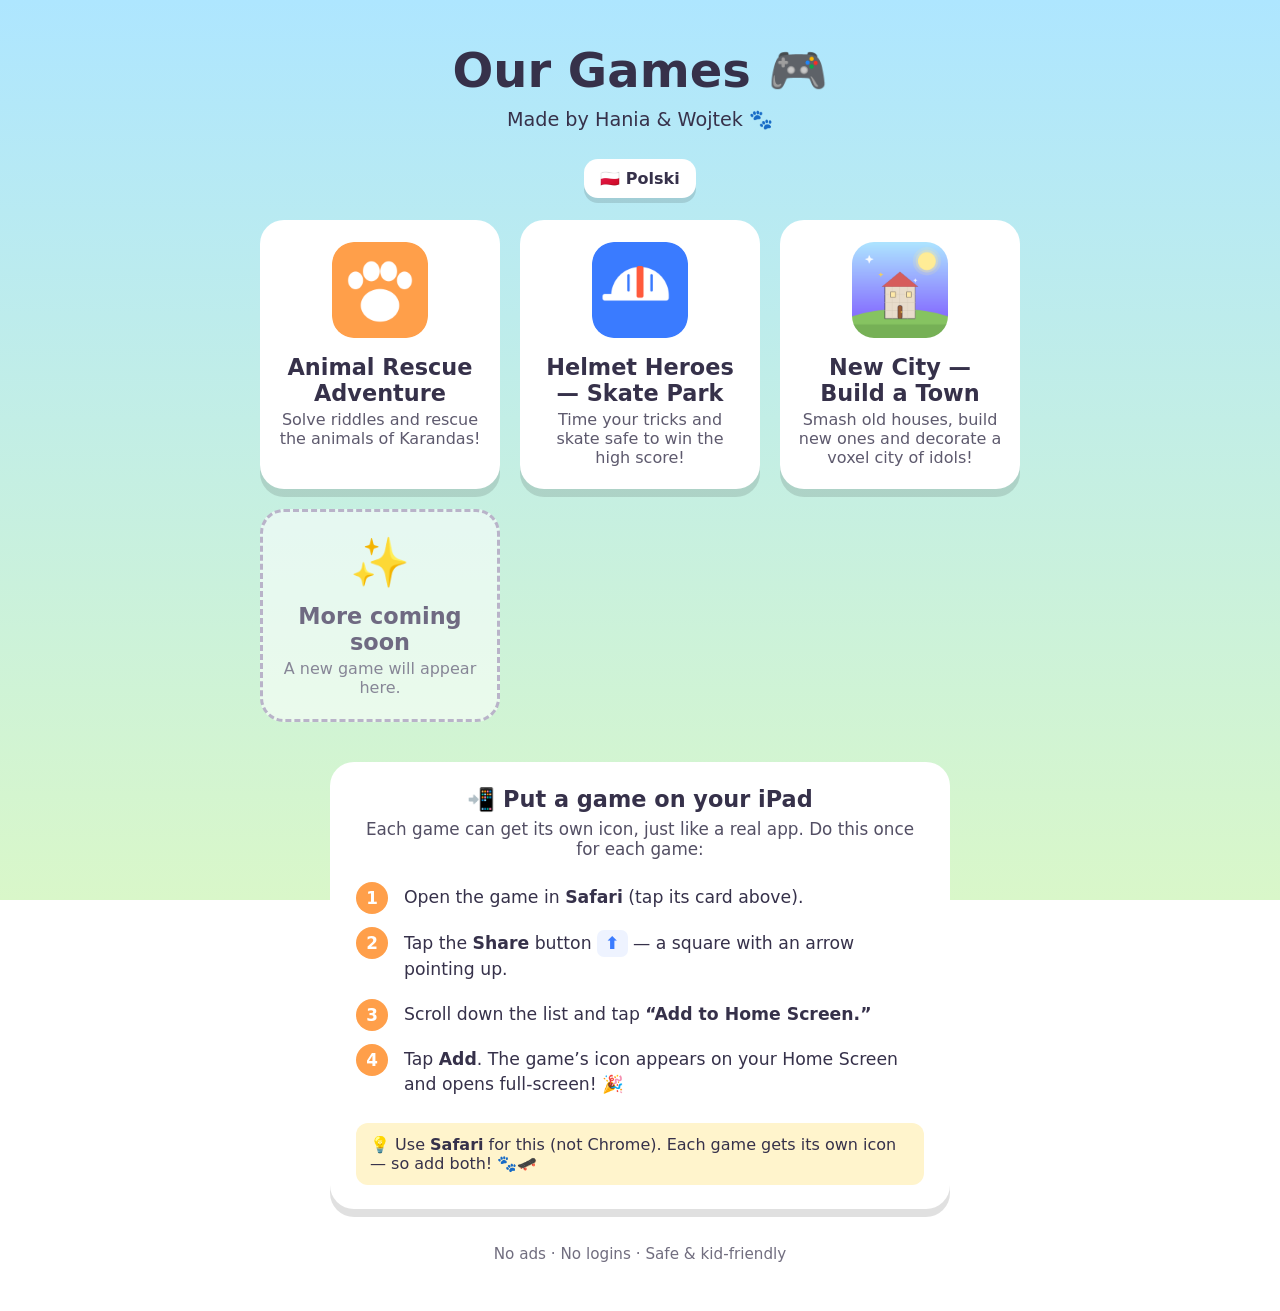
<file: index.html>
<!DOCTYPE html>
<html lang="en">
<head>
  <meta charset="UTF-8" />
  <meta name="viewport" content="width=device-width, initial-scale=1.0" />
  <meta name="theme-color" content="#ff9f4a" />
  <title>Our Games 🎮</title>
  <style>
    :root { --ink: #36314a; --orange: #ff9f4a; }
    * { box-sizing: border-box; -webkit-tap-highlight-color: transparent; }
    body {
      margin: 0; min-height: 100vh; padding: 32px 16px 48px;
      font-family: "Baloo 2", "Comic Sans MS", "Trebuchet MS", system-ui, sans-serif;
      color: var(--ink);
      background: linear-gradient(180deg, #aee6ff 0%, #d9f7c9 100%);
      background-attachment: fixed; text-align: center;
    }
    h1 { font-size: clamp(2rem, 8vw, 3rem); margin: 0.2em 0; }
    p.sub { font-size: 1.2rem; margin: 0 0 28px; }
    .lang-toggle {
      display: inline-flex; align-items: center; justify-content: center;
      margin: 0 auto 22px; padding: 10px 16px;
      font: inherit; font-size: 1rem; font-weight: 800; color: var(--ink);
      background: #fff; border: none; border-radius: 14px;
      box-shadow: 0 5px 0 rgba(0,0,0,0.12); cursor: pointer;
    }
    .grid {
      display: grid; grid-template-columns: repeat(auto-fit, minmax(220px, 1fr));
      gap: 20px; max-width: 760px; margin: 0 auto;
    }
    .game-card {
      display: block; text-decoration: none; color: inherit;
      background: #fff; border-radius: 24px; padding: 22px 18px;
      box-shadow: 0 8px 0 rgba(0,0,0,0.12); transition: transform 0.12s ease;
    }
    .game-card:active { transform: translateY(4px); box-shadow: 0 4px 0 rgba(0,0,0,0.12); }
    .game-card img { width: 96px; height: 96px; border-radius: 22px; }
    .game-card h2 { margin: 12px 0 4px; font-size: 1.4rem; }
    .game-card p { margin: 0; font-size: 1rem; opacity: 0.8; }
    .soon {
      background: rgba(255,255,255,0.55); border: 3px dashed #b9b3c9;
      box-shadow: none; color: #6f6a82; display: flex; flex-direction: column;
      align-items: center; justify-content: center; min-height: 180px;
    }
    .soon .big { font-size: 3rem; }
    .howto {
      max-width: 620px; margin: 40px auto 0; background: #fff;
      border-radius: 24px; box-shadow: 0 8px 0 rgba(0,0,0,0.12);
      padding: 24px 26px; text-align: left;
    }
    .howto h2 { font-size: 1.4rem; margin: 0 0 6px; text-align: center; }
    .howto .lead { text-align: center; margin: 0 0 16px; opacity: 0.85; font-size: 1.05rem; }
    .howto ol { margin: 0; padding: 0; list-style: none; counter-reset: step; }
    .howto li {
      position: relative; padding: 10px 0 10px 48px; font-size: 1.08rem; line-height: 1.45;
      counter-increment: step;
    }
    .howto li::before {
      content: counter(step); position: absolute; left: 0; top: 7px;
      width: 32px; height: 32px; border-radius: 50%; background: var(--orange); color: #fff;
      font-weight: 800; display: flex; align-items: center; justify-content: center; font-size: 1.05rem;
    }
    .share-ico {
      display: inline-block; font-weight: 800; background: #eef3ff; color: #3a7bff;
      border-radius: 7px; padding: 1px 8px;
    }
    .howto .tip {
      margin: 16px 0 0; background: #fff4cc; border-radius: 12px; padding: 12px 14px;
      font-size: 1rem;
    }
    footer { margin-top: 36px; font-size: 0.95rem; opacity: 0.7; }
  </style>
</head>
<body>
  <h1>Our Games 🎮</h1>
  <p class="sub">Made by Hania &amp; Wojtek 🐾</p>
  <button id="lang-toggle" class="lang-toggle" type="button">🇵🇱 Polski</button>

  <div class="grid">
    <a class="game-card" href="animal-rescue/">
      <img src="animal-rescue/icon-512.png" alt="Animal Rescue paw icon" />
      <h2>Animal Rescue Adventure</h2>
      <p>Solve riddles and rescue the animals of Karandas!</p>
    </a>

    <a class="game-card" href="helmet-heroes/">
      <img src="helmet-heroes/icon-512.png" alt="Helmet Heroes helmet icon" />
      <h2>Helmet Heroes — Skate Park</h2>
      <p>Time your tricks and skate safe to win the high score!</p>
    </a>

    <a class="game-card" href="new-city/">
      <img src="new-city/icon-512.png" alt="New City voxel house icon" />
      <h2>New City — Build a Town</h2>
      <p>Smash old houses, build new ones and decorate a voxel city of idols!</p>
    </a>

    <div class="game-card soon">
      <span class="big">✨</span>
      <h2>More coming soon</h2>
      <p>A new game will appear here.</p>
    </div>
  </div>

  <section class="howto">
    <h2>📲 Put a game on your iPad</h2>
    <p class="lead">Each game can get its own icon, just like a real app. Do this once for each game:</p>
    <ol>
      <li>Open the game in <strong>Safari</strong> (tap its card above).</li>
      <li>Tap the <strong>Share</strong> button <span class="share-ico">⬆️</span> — a square with an arrow pointing up.</li>
      <li>Scroll down the list and tap <strong>“Add to Home Screen.”</strong></li>
      <li>Tap <strong>Add</strong>. The game’s icon appears on your Home Screen and opens full-screen! 🎉</li>
    </ol>
    <p class="tip">💡 Use <strong>Safari</strong> for this (not Chrome). Each game gets its own icon — so add both! 🐾🛹</p>
  </section>

  <footer>No ads · No logins · Safe &amp; kid-friendly</footer>
  <script>
    (function () {
      const KEY = "kidsGamesLanguage";
      const copy = {
        en: {
          toggle: "🇵🇱 Polski",
          title: "Our Games 🎮",
          sub: "Made by Hania & Wojtek 🐾",
          animalTitle: "Animal Rescue Adventure",
          animalSub: "Solve riddles and rescue the animals of Karandas!",
          helmetTitle: "Helmet Heroes — Skate Park",
          helmetSub: "Time your tricks and skate safe to win the high score!",
          cityTitle: "New City — Build a Town",
          citySub: "Smash old houses, build new ones and decorate a voxel city of idols!",
          soonTitle: "More coming soon",
          soonSub: "A new game will appear here.",
          howTitle: "📲 Put a game on your iPad",
          lead: "Each game can get its own icon, just like a real app. Do this once for each game:",
          steps: [
            "Open the game in <strong>Safari</strong> (tap its card above).",
            "Tap the <strong>Share</strong> button <span class=\"share-ico\">⬆️</span> — a square with an arrow pointing up.",
            "Scroll down the list and tap <strong>“Add to Home Screen.”</strong>",
            "Tap <strong>Add</strong>. The game’s icon appears on your Home Screen and opens full-screen! 🎉",
          ],
          tip: "💡 Use <strong>Safari</strong> for this (not Chrome). Each game gets its own icon — so add both! 🐾🛹",
          footer: "No ads · No logins · Safe & kid-friendly",
        },
        pl: {
          toggle: "🇬🇧 English",
          title: "Nasze Gry 🎮",
          sub: "Stworzone przez Hanię i Wojtka 🐾",
          animalTitle: "Przygoda Ratowania Zwierząt",
          animalSub: "Rozwiązuj zagadki i ratuj zwierzęta z Karandas!",
          helmetTitle: "Helmet Heroes — Skate Park",
          helmetSub: "Wyliczaj tricki, jeździj bezpiecznie i pobij rekord!",
          cityTitle: "Nowe Miasto — Zbuduj Miasteczko",
          citySub: "Burz stare domy, buduj nowe i dekoruj voxelowe miasto idoli!",
          soonTitle: "Więcej wkrótce",
          soonSub: "Nowa gra pojawi się tutaj.",
          howTitle: "📲 Dodaj grę na iPada",
          lead: "Każda gra może mieć własną ikonę jak prawdziwa aplikacja. Zrób to raz dla każdej gry:",
          steps: [
            "Otwórz grę w <strong>Safari</strong> (stuknij kartę powyżej).",
            "Stuknij przycisk <strong>Udostępnij</strong> <span class=\"share-ico\">⬆️</span> — kwadrat ze strzałką w górę.",
            "Przewiń listę i stuknij <strong>„Dodaj do ekranu początkowego”.</strong>",
            "Stuknij <strong>Dodaj</strong>. Ikona gry pojawi się na ekranie i otworzy się pełnoekranowo! 🎉",
          ],
          tip: "💡 Użyj <strong>Safari</strong> (nie Chrome). Każda gra dostaje własną ikonę. 🐾🛹",
          footer: "Bez reklam · Bez logowania · Bezpieczne dla dzieci",
        },
      };
      let lang = localStorage.getItem(KEY) === "pl" ? "pl" : "en";
      const set = (selector, value, html) => {
        const el = document.querySelector(selector);
        if (!el) return;
        if (html) el.innerHTML = value; else el.textContent = value;
      };
      function apply() {
        const c = copy[lang];
        document.documentElement.lang = lang;
        set("#lang-toggle", c.toggle);
        set("h1", c.title);
        set(".sub", c.sub);
        const cards = document.querySelectorAll(".game-card");
        setCard(cards[0], c.animalTitle, c.animalSub);
        setCard(cards[1], c.helmetTitle, c.helmetSub);
        setCard(cards[2], c.cityTitle, c.citySub);
        setCard(cards[3], c.soonTitle, c.soonSub);
        set(".howto h2", c.howTitle);
        set(".howto .lead", c.lead);
        document.querySelectorAll(".howto li").forEach((li, i) => { li.innerHTML = c.steps[i]; });
        set(".howto .tip", c.tip, true);
        set("footer", c.footer);
      }
      function setCard(card, title, sub) {
        if (!card) return;
        const h = card.querySelector("h2");
        const p = card.querySelector("p");
        if (h) h.textContent = title;
        if (p) p.textContent = sub;
      }
      document.getElementById("lang-toggle").addEventListener("click", () => {
        lang = lang === "pl" ? "en" : "pl";
        localStorage.setItem(KEY, lang);
        apply();
      });
      apply();
    })();
  </script>
</body>
</html>
</file>
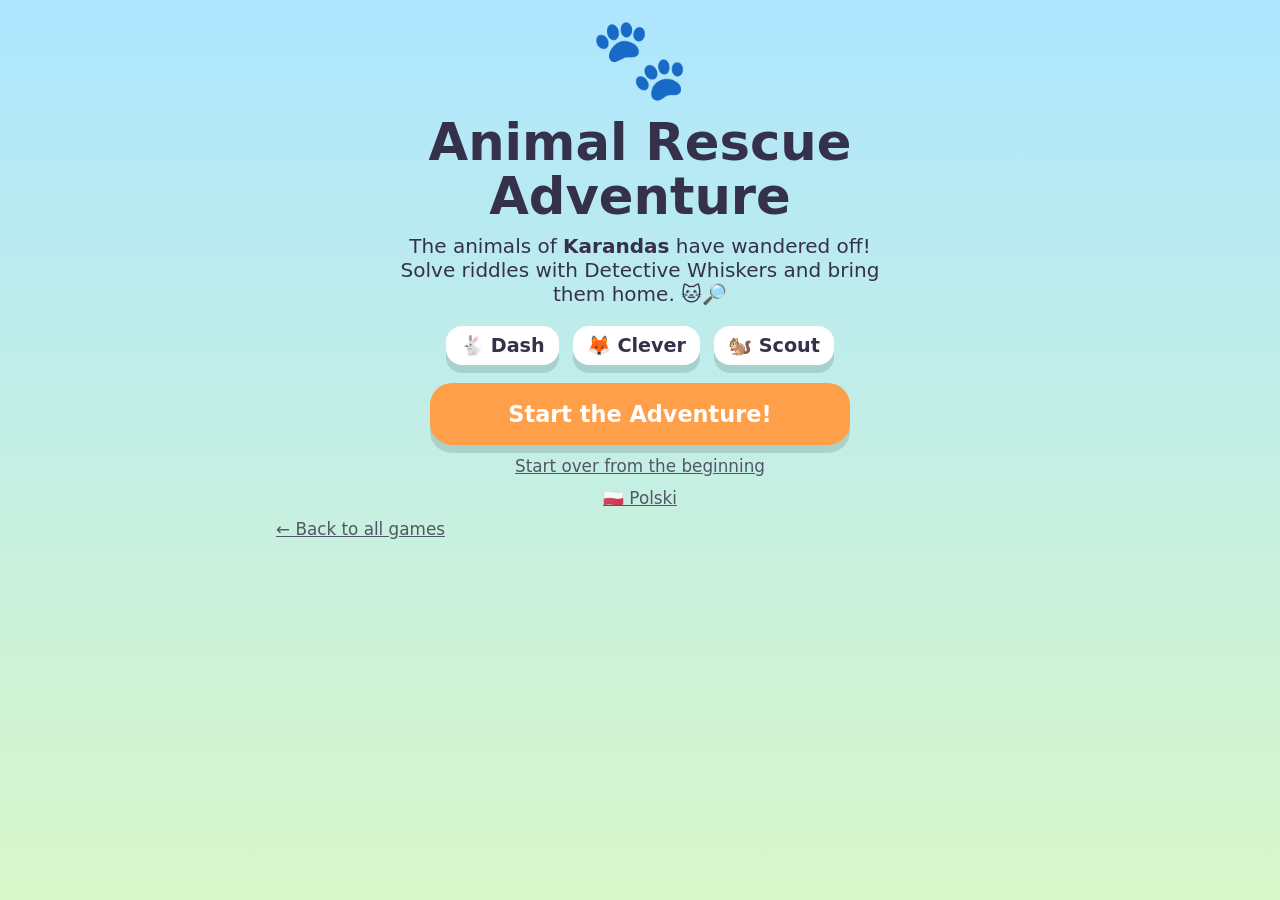
<file: animal-rescue/index.html>
<!DOCTYPE html>
<html lang="en">
<head>
  <meta charset="UTF-8" />
  <meta name="viewport" content="width=device-width, initial-scale=1.0, maximum-scale=1.0, user-scalable=no" />
  <meta name="apple-mobile-web-app-capable" content="yes" />
  <meta name="apple-mobile-web-app-status-bar-style" content="black-translucent" />
  <meta name="apple-mobile-web-app-title" content="Animal Rescue" />
  <meta name="theme-color" content="#ff9f4a" />
  <meta name="description" content="Solve riddles with Detective Whiskers and rescue the animals of Karandas!" />
  <title>Animal Rescue Adventure 🐾</title>
  <link rel="manifest" href="manifest.webmanifest" />
  <link rel="icon" href="icon-192.png" />
  <link rel="apple-touch-icon" href="apple-touch-icon.png" />
  <link rel="stylesheet" href="style.css" />
</head>
<body>

  <!-- ===================== TOP BAR ===================== -->
  <header id="topbar" class="hidden">
    <button class="navbtn" data-go="map">🗺️ Map</button>
    <button class="navbtn" data-go="avatar">🧑‍🎨 Avatar</button>
    <button class="navbtn" data-go="badges">🏅 Badges</button>
    <button id="lang-toggle" class="navbtn lang-toggle" type="button">🇵🇱 Polski</button>
    <div id="rescue-count">0 / 5 rescued</div>
    <a class="navbtn exit-btn" href="../" title="Back to all games">🏠 Exit</a>
  </header>

  <main id="app">

    <!-- ===================== TITLE SCREEN ===================== -->
    <section id="screen-title" class="screen active">
      <div class="title-art">🐾</div>
      <h1>Animal Rescue<br />Adventure</h1>
      <p class="subtitle">The animals of <strong>Karandas</strong> have wandered off!<br />Solve riddles with Detective Whiskers and bring them home. 🐱🔎</p>
      <div class="team-row" aria-hidden="true">
        <span title="Dash is super fast">🐇 Dash</span>
        <span title="Clever is great at riddles">🦊 Clever</span>
        <span title="Scout loves to climb">🐿️ Scout</span>
      </div>
      <button id="btn-start" class="bigbtn">Start the Adventure!</button>
      <button id="btn-reset" class="linkbtn">Start over from the beginning</button>
      <button id="lang-toggle-title" class="linkbtn" type="button">🇵🇱 Polski</button>
      <a class="linkbtn" href="../">← Back to all games</a>
    </section>

    <!-- ===================== AVATAR CREATOR ===================== -->
    <section id="screen-avatar" class="screen">
      <h2>Make Your Hero!</h2>
      <div class="avatar-stage">
        <div id="avatar-preview"></div>
      </div>

      <div class="picker">
        <div class="picker-row">
          <span class="picker-label">Hero</span>
          <div class="chips" data-part="gender"></div>
        </div>
        <div class="picker-row">
          <span class="picker-label">Skin</span>
          <div class="swatches" data-part="skin"></div>
        </div>
        <div class="picker-row">
          <span class="picker-label">Hair style</span>
          <div class="chips" data-part="hairStyle"></div>
        </div>
        <div class="picker-row">
          <span class="picker-label">Hair color</span>
          <div class="swatches" data-part="hairColor"></div>
        </div>
        <div class="picker-row">
          <span class="picker-label">Shirt</span>
          <div class="swatches" data-part="shirt"></div>
        </div>
        <div class="picker-row">
          <span class="picker-label">Face</span>
          <div class="chips" data-part="face"></div>
        </div>
      </div>

      <button id="btn-avatar-done" class="bigbtn">That's me! Let's go 🐾</button>
    </section>

    <!-- ===================== GAME / RIDDLE SCREEN ===================== -->
    <section id="screen-game" class="screen">
      <div class="city-scene">
        <div id="city-art" class="city-art"></div>
        <span class="cloud cloud-a"></span>
        <span class="cloud cloud-b"></span>
        <span class="cloud cloud-c"></span>
        <span class="bird bird-a">︶ ︶</span>
        <span class="bird bird-b">︶ ︶</span>
        <div id="game-avatar" class="cs-avatar"></div>
        <div class="cs-detective">
          <div id="detective-art" class="detective-art"></div>
          <div class="detective-name">Detective Whiskers</div>
        </div>
      </div>
      <div class="location-strip">
        <span class="loc-pin">🔎</span>
        <span id="loc-now">On the case in Karandas…</span>
      </div>

      <div class="riddle-card">
        <p id="riddle-progress" class="riddle-progress"></p>
        <p id="riddle-text">…</p>
        <p class="answer-prompt">Tap your answer:</p>
        <div id="answer-options" class="answer-options"></div>
        <p id="answer-feedback" class="feedback"></p>
        <button id="btn-hint" class="linkbtn">Need a hint? 🔎</button>
        <p id="hint-text" class="hint"></p>
      </div>
    </section>

    <!-- ===================== MAP SCREEN ===================== -->
    <section id="screen-map" class="screen">
      <h2>Map of Karandas</h2>
      <p class="map-help">Solve riddles to light up new places. ✨</p>
      <div id="city-map" class="city-map"></div>
      <button class="bigbtn back-btn" data-go="game">Back to Detective Whiskers 🔎</button>
    </section>

    <!-- ===================== BADGES SCREEN ===================== -->
    <section id="screen-badges" class="screen">
      <h2>My Rescue Badges</h2>
      <p class="map-help">A sticker for every animal you bring home. 🏅</p>
      <div id="badge-grid"></div>
      <button class="bigbtn back-btn" data-go="game">Back to the adventure 🐾</button>
    </section>

    <!-- ===================== ENDING SCREEN ===================== -->
    <section id="screen-ending" class="screen">
      <div class="confetti-layer" id="confetti"></div>
      <h1>You did it! 🎉</h1>
      <p class="subtitle">Every animal in Karandas is home and safe. Now everyone plays together in the sunshine!</p>
      <div id="ending-parade"></div>
      <div class="team-row">
        <span>🐇 Dash</span><span>🦊 Clever</span><span>🐿️ Scout</span><span>🐱 Whiskers</span>
      </div>
      <button class="bigbtn" data-go="badges">See my badges 🏅</button>
      <button id="btn-play-again" class="linkbtn">Play again</button>
    </section>

  </main>

  <!-- ===================== CELEBRATION POPUP ===================== -->
  <div id="celebrate" class="celebrate hidden">
    <div class="celebrate-box">
      <div id="celebrate-emoji" class="celebrate-emoji">🐼</div>
      <h2 id="celebrate-title">Correct!</h2>
      <p id="celebrate-text">You rescued the panda!</p>
      <div id="celebrate-badge" class="badge-pop"></div>
      <button id="btn-celebrate-next" class="bigbtn">Next clue →</button>
    </div>
  </div>

  <script src="riddles.js"></script>
  <script src="game.js"></script>
</body>
</html>
</file>
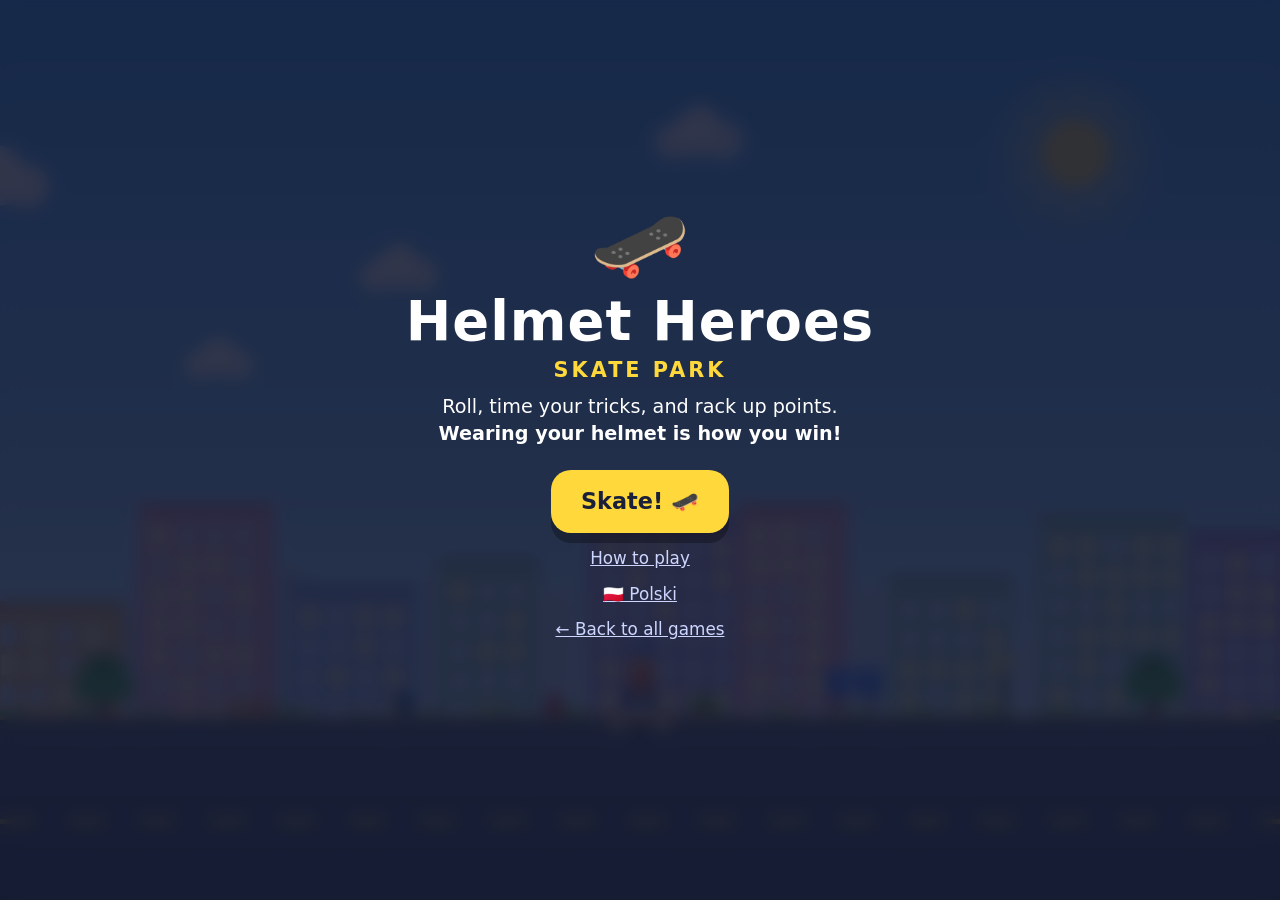
<file: helmet-heroes/index.html>
<!DOCTYPE html>
<html lang="en">
<head>
  <meta charset="UTF-8" />
  <meta name="viewport" content="width=device-width, initial-scale=1.0, maximum-scale=1.0, user-scalable=no" />
  <meta name="apple-mobile-web-app-capable" content="yes" />
  <meta name="apple-mobile-web-app-status-bar-style" content="black-translucent" />
  <meta name="apple-mobile-web-app-title" content="Helmet Heroes" />
  <meta name="theme-color" content="#3a7bff" />
  <meta name="description" content="Auto-skate trick game where safe skating is how you win. Helmet on, time your tricks, beat your high score!" />
  <title>Helmet Heroes — Skate Park 🛹</title>
  <link rel="manifest" href="manifest.webmanifest" />
  <link rel="icon" href="icon-192.png" />
  <link rel="apple-touch-icon" href="apple-touch-icon.png" />
  <link rel="stylesheet" href="style.css" />
</head>
<body>
  <div id="game-wrap">
    <canvas id="game"></canvas>

    <!-- Floating play controls (over the canvas) -->
    <div id="control-hint" class="hidden">👆 Tap when the ring lines up to do a trick &nbsp;•&nbsp; 🪖 Keep your helmet ON</div>

    <div id="play-controls" class="hidden">
      <a class="ctrl-btn small exit-ctrl" href="../" title="Exit to games">🏠</a>
      <button id="helmet-toggle" class="ctrl-btn">🪖 Helmet: ON</button>
      <button id="lang-toggle" class="ctrl-btn small lang-toggle" type="button">PL</button>
      <button id="pause-btn" class="ctrl-btn small">⏸</button>
    </div>

    <!-- ===================== TITLE ===================== -->
    <section id="screen-title" class="overlay active">
      <div class="logo">🛹</div>
      <h1>Helmet Heroes</h1>
      <p class="tag">Skate Park</p>
      <p class="sub">Roll, time your tricks, and rack up points.<br /><strong>Wearing your helmet is how you win!</strong></p>
      <button id="btn-play" class="bigbtn">Skate! 🛹</button>
      <button id="btn-how" class="linkbtn">How to play</button>
      <button id="lang-toggle-title" class="linkbtn" type="button">🇵🇱 Polski</button>
      <a class="linkbtn" href="../">← Back to all games</a>
      <p id="hi-title" class="hiscore"></p>
    </section>

    <!-- ===================== HOW TO PLAY ===================== -->
    <section id="screen-how" class="overlay">
      <h2>How to Play</h2>
      <ul class="how-list">
        <li>🛹 You skate forward by yourself.</li>
        <li>👆 <strong>Tap</strong> (or press <strong>Space</strong>) when the shrinking ring lines up with the glowing target to land a trick.</li>
        <li>🪖 <strong>Helmet ON</strong>: clean tricks give points <em>and</em> stamina. A missed trick is just a small wobble.</li>
        <li>😬 <strong>Helmet OFF</strong>: a missed trick is a big wipeout — and a police skater starts chasing you!</li>
        <li>🔋 Keep the <strong>stamina bar</strong> out of the red. Combos build a multiplier and a "second wind."</li>
        <li>⚡ <strong>Helmet flew off!</strong> Sometimes your helmet pops off — quickly tap the <strong>🪖 button</strong> (or press <strong>H</strong>) to put it back on. The <strong>faster</strong> you are, the more energy you get back!</li>
      </ul>
      <button class="bigbtn" data-go="title">Got it!</button>
    </section>

    <!-- ===================== GEAR UP ===================== -->
    <section id="screen-gear" class="overlay">
      <h2>Make Your Skater!</h2>
      <div class="gear-preview"><canvas id="gear-canvas" width="220" height="200"></canvas></div>
      <div class="gear-pick">
        <div class="gear-label">Hero</div>
        <div class="av-row" data-part="gender"></div>
      </div>
      <div class="gear-pick">
        <div class="gear-label">Ride</div>
        <div class="av-row" data-part="ride"></div>
      </div>
      <div class="gear-pick">
        <div class="gear-label">Skin</div>
        <div class="av-swatches" data-part="skin"></div>
      </div>
      <div class="gear-pick">
        <div class="gear-label">Hair</div>
        <div class="av-row" data-part="hairStyle"></div>
      </div>
      <div class="gear-pick">
        <div class="gear-label">Hair color</div>
        <div class="av-swatches" data-part="hairColor"></div>
      </div>
      <div class="gear-pick">
        <div class="gear-label">Shirt</div>
        <div class="av-swatches" data-part="shirt"></div>
      </div>
      <div class="gear-pick">
        <div class="gear-label">Face</div>
        <div class="av-row" data-part="face"></div>
      </div>
      <div class="gear-pick">
        <div class="gear-label">🪖 Helmet</div>
        <div id="helmet-row" class="gear-row"></div>
      </div>
      <div class="gear-pick">
        <div class="gear-label">🛹 Board</div>
        <div id="board-row" class="gear-row"></div>
      </div>
      <button id="btn-start-run" class="bigbtn">Start Skating! 🤙</button>
    </section>

    <!-- ===================== LEVEL UP / FACT CARD ===================== -->
    <section id="screen-level" class="overlay">
      <div class="level-badge" id="level-badge">Level 2</div>
      <h2 id="level-title">Steeper Ramps!</h2>
      <p class="fact" id="level-fact">…</p>
      <button id="btn-level-go" class="bigbtn">Keep Skating! 🛹</button>
    </section>

    <!-- ===================== GAME OVER ===================== -->
    <section id="screen-over" class="overlay">
      <div id="over-emoji" class="logo">🛋️</div>
      <h1 id="over-title">GROUNDED!</h1>
      <p id="over-text" class="sub">The police skater caught you. Keep your helmet on next time!</p>
      <div class="score-box">
        <div>Score: <strong id="final-score">0</strong></div>
        <div id="final-best" class="best"></div>
      </div>
      <p id="unlock-note" class="unlock"></p>
      <button id="btn-again" class="bigbtn">Skate Again 🛹</button>
      <button class="linkbtn" data-go="gear">Change gear</button>
      <a class="linkbtn" href="../">🏠 Exit to Games</a>
    </section>
  </div>

  <script src="tricks.js"></script>
  <script src="gear.js"></script>
  <script src="game.js"></script>
</body>
</html>
</file>
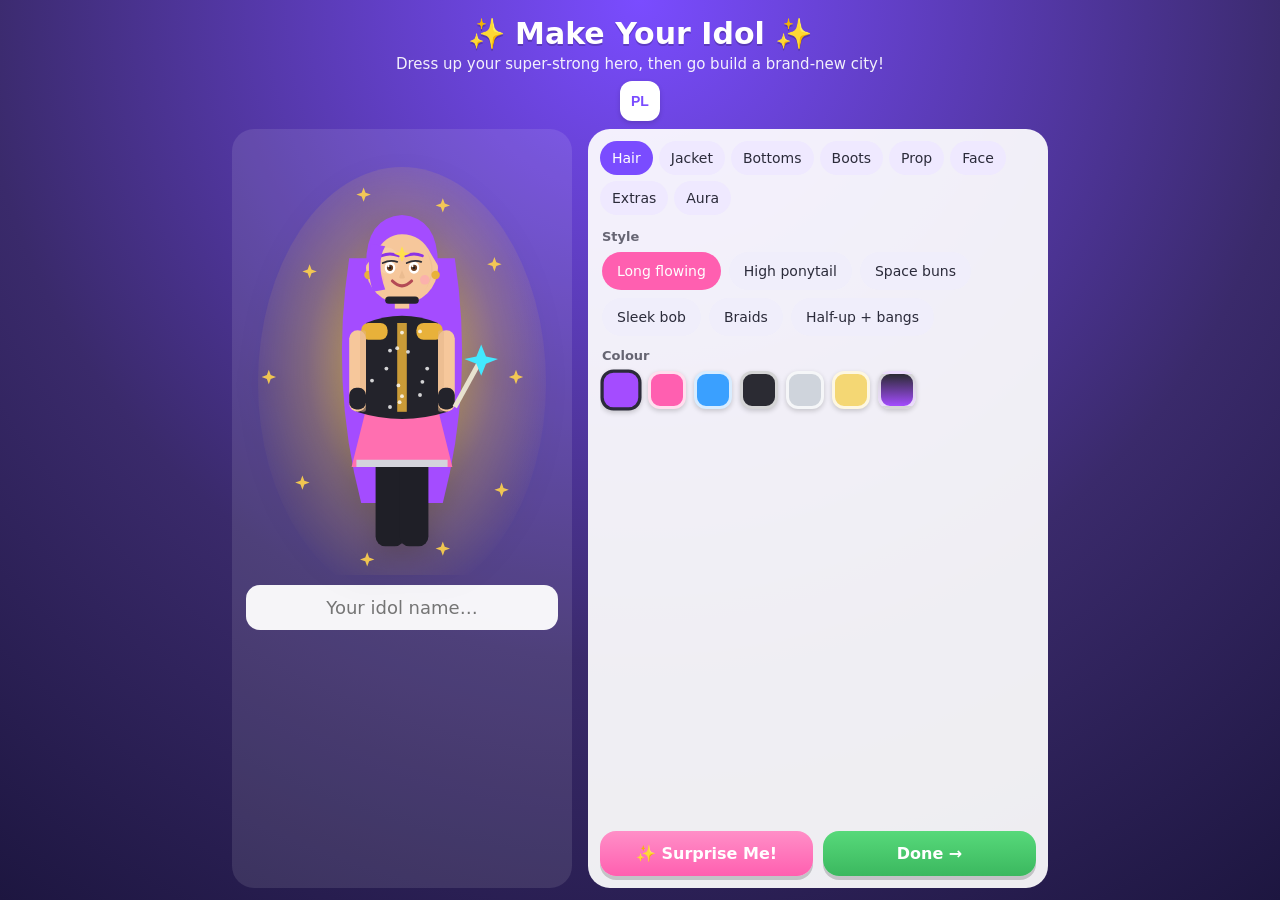
<file: new-city/index.html>
<!DOCTYPE html>
<html lang="en">
<head>
  <meta charset="UTF-8" />
  <meta name="viewport" content="width=device-width, initial-scale=1.0, maximum-scale=1.0, user-scalable=no" />
  <meta name="apple-mobile-web-app-capable" content="yes" />
  <meta name="apple-mobile-web-app-status-bar-style" content="black-translucent" />
  <meta name="apple-mobile-web-app-title" content="New City" />
  <meta name="theme-color" content="#7a4cff" />
  <meta name="description" content="Smash old houses, build new ones and decorate a voxel city of idols!" />
  <title>New City — Build a Voxel Town</title>
  <link rel="manifest" href="manifest.webmanifest" />
  <link rel="icon" href="icon-192.png" />
  <link rel="apple-touch-icon" href="apple-touch-icon.png" />
  <link rel="stylesheet" href="style.css?v=20260617e" />
</head>
<body>
  <!-- The 3D world is drawn here, behind everything else -->
  <canvas id="scene"></canvas>

  <!-- Avatar / wardrobe creator (shown first) -->
  <div id="creatorScreen" class="screen">
    <div class="creator-header">
      <h1>✨ Make Your Idol ✨</h1>
      <p>Dress up your super-strong hero, then go build a brand-new city!</p>
      <button id="lang-toggle-title" class="icon-btn lang-toggle" type="button" title="Change language">PL</button>
      <a class="linkbtn exit-link" href="../">⬅️ Exit to games</a>
      <div class="creator-version">v5 · 17 Jun · bricks shatter</div>
    </div>
  </div>

  <!-- In-game UI overlay (hidden until the avatar is done) -->
  <div id="gameUI" class="hidden">
    <div class="status-bar">
      <a class="icon-btn exit-btn" href="../" title="Exit to games">⬅️</a>
      <span id="dayIcon" class="day-icon">☀️</span>
      <span id="phaseLabel" class="phase-label">Smash the house!</span>
      <span class="houses">🏠 <span id="houseCount">0</span></span>
      <span class="spacer"></span>
      <button id="lang-toggle" class="icon-btn lang-toggle" type="button" title="Change language">PL</button>
      <button id="helpBtn" class="icon-btn" title="Help">❓</button>
      <button id="muteBtn" class="icon-btn" title="Sound on/off">🔊</button>
    </div>

    <div id="howto" class="howto-bar"></div>

    <div id="progressWrap" class="progress-wrap hidden">
      <div class="progress-label">Clean: 0%</div>
      <div class="progress-bar"><div id="progressFill" class="progress-fill"></div></div>
    </div>

    <div id="dialog" class="dialog hidden">
      <div class="dialog-bubble">
        <div class="dialog-text"></div>
        <div class="dialog-buttons"></div>
      </div>
    </div>

    <div id="celebrate" class="celebrate hidden">
      <div class="celebrate-title">🎉 Welcome home! 🎉</div>
      <div class="celebrate-sub"></div>
    </div>

    <div id="toolbar" class="toolbar"></div>
  </div>

  <div id="confetti" class="confetti"></div>

  <!-- Three.js r128 (UMD build) — bundled locally so the game works offline and inside the iOS app -->
  <script src="vendor/three.min.js"></script>
  <!-- game code (bump ?v= on each release to bust the browser cache) -->
  <script src="src/data.js?v=20260617e"></script>
  <script src="src/sound.js?v=20260617e"></script>
  <script src="src/avatar.js?v=20260617e"></script>
  <script src="src/world.js?v=20260617e"></script>
  <script src="src/game.js?v=20260617e"></script>
</body>
</html>
</file>
<file: animal-rescue/style.css>
/* ============================================================
   Animal Rescue Adventure — styles
   Bright, rounded, big tap targets for little hands on an iPad.
   ============================================================ */

:root {
  --sky: #8fd3ff;
  --grass: #8ddf6e;
  --sun: #ffd93b;
  --pink: #ff8fb1;
  --purple: #b58cff;
  --orange: #ff9f4a;
  --cream: #fff7e6;
  --ink: #36314a;
  --card: #ffffff;
  --shadow: 0 8px 0 rgba(0,0,0,0.12);
  --radius: 22px;
}

* { box-sizing: border-box; -webkit-tap-highlight-color: transparent; }

html, body {
  margin: 0;
  padding: 0;
  height: 100%;
  font-family: "Baloo 2", "Comic Sans MS", "Marker Felt", "Trebuchet MS", system-ui, sans-serif;
  color: var(--ink);
  background: linear-gradient(180deg, #aee6ff 0%, #d9f7c9 100%);
  background-attachment: fixed;
  user-select: none;
  -webkit-user-select: none;
}

#app {
  max-width: 760px;
  margin: 0 auto;
  padding: 12px 16px 32px;
}

h1 { font-size: clamp(2rem, 8vw, 3.2rem); line-height: 1.05; margin: 0.2em 0; text-align: center; }
h2 { font-size: clamp(1.5rem, 6vw, 2.2rem); text-align: center; margin: 0.3em 0 0.5em; }

.hidden { display: none !important; }

/* ---------- Screens ---------- */
.screen { display: none; animation: pop 0.35s ease; }
.screen.active { display: block; }
@keyframes pop { from { opacity: 0; transform: translateY(10px) scale(0.98); } to { opacity: 1; transform: none; } }

/* ---------- Buttons ---------- */
.bigbtn {
  display: block;
  width: 100%;
  max-width: 420px;
  margin: 18px auto 8px;
  padding: 18px 24px;
  font-size: 1.4rem;
  font-family: inherit;
  font-weight: 800;
  color: #fff;
  background: var(--orange);
  border: none;
  border-radius: var(--radius);
  box-shadow: var(--shadow);
  cursor: pointer;
  transition: transform 0.08s ease, filter 0.1s ease;
}
.bigbtn:active { transform: translateY(4px); box-shadow: 0 4px 0 rgba(0,0,0,0.12); }
.bigbtn:hover { filter: brightness(1.05); }
.bigbtn.small { width: auto; margin: 0; padding: 14px 20px; font-size: 1.2rem; }
.bigbtn.back-btn { background: var(--purple); }

.linkbtn {
  display: block;
  margin: 10px auto;
  background: none;
  border: none;
  color: var(--ink);
  font-family: inherit;
  font-size: 1.05rem;
  text-decoration: underline;
  cursor: pointer;
  opacity: 0.8;
}

/* ---------- Top bar ---------- */
#topbar {
  position: sticky;
  top: 0;
  z-index: 20;
  display: flex;
  gap: 8px;
  align-items: center;
  flex-wrap: wrap;
  max-width: 760px;
  margin: 0 auto;
  padding: 8px 12px;
  background: rgba(255,255,255,0.75);
  backdrop-filter: blur(6px);
  border-radius: 0 0 18px 18px;
}
.navbtn {
  font-family: inherit;
  font-size: 1rem;
  font-weight: 700;
  padding: 10px 14px;
  border: none;
  border-radius: 14px;
  background: var(--sun);
  color: var(--ink);
  box-shadow: 0 4px 0 rgba(0,0,0,0.12);
  cursor: pointer;
}
.navbtn:active { transform: translateY(2px); box-shadow: 0 2px 0 rgba(0,0,0,0.12); }
a.navbtn { text-decoration: none; display: inline-flex; align-items: center; }
.exit-btn { background: #ffc1b4; }
.lang-toggle { background: #eef3ff; color: #2e5ca8; }
#rescue-count {
  margin-left: auto;
  font-weight: 800;
  background: var(--grass);
  color: #1f5e1f;
  padding: 8px 14px;
  border-radius: 14px;
}

/* ---------- Title screen ---------- */
.title-art { font-size: 5rem; text-align: center; animation: bob 2.4s ease-in-out infinite; }
@keyframes bob { 0%,100% { transform: translateY(0); } 50% { transform: translateY(-12px); } }
.subtitle { text-align: center; font-size: 1.25rem; max-width: 520px; margin: 0.4em auto 1em; }
.team-row {
  display: flex; justify-content: center; flex-wrap: wrap; gap: 14px;
  font-size: 1.2rem; font-weight: 700; margin: 12px 0;
}
.team-row span { background: #fff; padding: 8px 14px; border-radius: 16px; box-shadow: var(--shadow); }

/* ---------- Avatar creator ---------- */
.avatar-stage {
  display: flex; justify-content: center; margin: 10px 0 18px;
}
#avatar-preview, #game-avatar, .ending-avatar {
  width: 180px; height: 220px;
}
#game-avatar { width: 120px; height: 150px; }
.picker { max-width: 520px; margin: 0 auto; }
.picker-row {
  display: flex; align-items: center; gap: 12px; margin: 12px 0;
  background: #fff; padding: 12px 14px; border-radius: 16px; box-shadow: var(--shadow);
}
.picker-label { font-weight: 800; width: 92px; flex: none; }
.swatches, .chips { display: flex; gap: 10px; flex-wrap: wrap; }
.swatch {
  width: 42px; height: 42px; border-radius: 50%;
  border: 4px solid #fff; box-shadow: 0 0 0 2px rgba(0,0,0,0.12);
  cursor: pointer; transition: transform 0.1s ease;
}
.swatch.selected { transform: scale(1.18); box-shadow: 0 0 0 4px var(--ink); }
.chip {
  font-family: inherit; font-size: 1.1rem; font-weight: 700;
  padding: 8px 16px; border-radius: 14px; border: none;
  background: #eee; cursor: pointer;
}
.chip.selected { background: var(--purple); color: #fff; }

/* ---------- Game / riddle screen: animated city scene ---------- */
.city-scene {
  position: relative; height: clamp(300px, 50vh, 560px); border-radius: var(--radius);
  overflow: hidden; box-shadow: var(--shadow); margin-bottom: 12px;
  background: #bfe6ff;
}
.city-art { position: absolute; inset: 0; }
.city-art svg { display: block; width: 100%; height: 100%; }

/* drifting clouds */
.cloud {
  position: absolute; width: 70px; height: 24px; background: #fff; border-radius: 20px;
  opacity: 0.92; box-shadow: 18px 6px 0 -4px #fff, -18px 6px 0 -6px #fff;
  filter: drop-shadow(0 4px 4px rgba(0,0,0,0.06));
}
.cloud-a { top: 18%; left: -90px; animation: drift 26s linear infinite; }
.cloud-b { top: 30%; left: -120px; transform: scale(0.7); animation: drift 36s linear infinite 6s; }
.cloud-c { top: 10%; left: -110px; transform: scale(0.85); animation: drift 44s linear infinite 14s; }
@keyframes drift { to { left: 115%; } }

/* flying birds */
.bird {
  position: absolute; color: #4a4a5a; font-size: 16px; letter-spacing: -3px; opacity: 0.7;
}
.bird-a { top: 22%; left: -40px; animation: fly 18s linear infinite, flap 0.5s ease-in-out infinite; }
.bird-b { top: 16%; left: -60px; font-size: 12px; animation: fly 24s linear infinite 8s, flap 0.6s ease-in-out infinite; }
@keyframes fly { to { left: 110%; } }
@keyframes flap { 0%,100% { transform: translateY(0); } 50% { transform: translateY(-5px); } }

/* sun rays rotation (group inside the SVG) */
.cs-rays { animation: spin 60s linear infinite; transform-box: fill-box; transform-origin: center; }
@keyframes spin { to { transform: rotate(360deg); } }

/* characters */
.cs-avatar { position: absolute; bottom: 6px; left: 5%; width: 120px; height: 150px; animation: avWander 16s ease-in-out infinite; }
@keyframes avWander {
  0%   { transform: translateX(0) scaleX(1); }
  42%  { transform: translateX(150px) scaleX(1); }
  46%  { transform: translateX(150px) scaleX(-1); }
  50%  { transform: translateX(150px) scaleX(-1); }
  92%  { transform: translateX(0) scaleX(-1); }
  96%  { transform: translateX(0) scaleX(1); }
  100% { transform: translateX(0) scaleX(1); }
}
/* the body dances (sway + bob) while wandering */
.cs-avatar svg { animation: avDance 1.5s ease-in-out infinite; transform-origin: 50% 92%; }
@keyframes avDance {
  0%, 100% { transform: translateY(0) rotate(-2.5deg); }
  50%      { transform: translateY(-4px) rotate(2.5deg); }
}
.cs-avatar .avx-arm { transform-box: fill-box; transform-origin: top center; }
.cs-avatar .avx-arm-l { animation: avArmL 1.5s ease-in-out infinite; }
.cs-avatar .avx-arm-r { animation: avArmR 1.5s ease-in-out infinite; }
@keyframes avArmL { 0%, 100% { transform: rotate(12deg); } 50% { transform: rotate(-16deg); } }
@keyframes avArmR { 0%, 100% { transform: rotate(-12deg); } 50% { transform: rotate(16deg); } }
.cs-detective { position: absolute; bottom: 8px; right: 7%; text-align: center; }
.detective-art { width: 122px; height: 128px; margin: 0 auto; animation: bob 2.2s ease-in-out infinite; }
.detective-name {
  background: #fff; border-radius: 12px; padding: 2px 10px; display: inline-block;
  font-weight: 800; font-size: 0.92rem; box-shadow: var(--shadow); margin-top: -2px;
}

.cat-tail { animation: tailwag 2.4s ease-in-out infinite; transform-box: fill-box; transform-origin: bottom left; }
@keyframes tailwag { 0%,100% { transform: rotate(-6deg); } 50% { transform: rotate(8deg); } }
.cat-glass { animation: magnify 3s ease-in-out infinite; transform-box: fill-box; transform-origin: center; }
@keyframes magnify { 0%,100% { transform: translate(0,0); } 50% { transform: translate(-4px,-3px); } }

/* current-location strip */
.location-strip {
  display: flex; align-items: center; gap: 8px; justify-content: center;
  background: #fff; border-radius: 14px; padding: 9px 14px; margin: 0 auto 14px;
  max-width: 520px; box-shadow: var(--shadow); font-weight: 800; color: var(--ink);
}
.location-strip .loc-pin { font-size: 1.2rem; animation: bob 1.6s ease-in-out infinite; }

.riddle-card {
  background: var(--card); border-radius: var(--radius);
  padding: 14px 16px; box-shadow: var(--shadow);
}
.riddle-progress { font-weight: 800; color: var(--purple); margin: 0 0 4px; font-size: 0.95rem; }
#riddle-text { font-size: 1.12rem; white-space: pre-line; line-height: 1.3; margin: 0 0 10px; }
.answer-prompt { font-weight: 800; color: var(--ink); margin: 0 0 6px; font-size: 0.95rem; opacity: 0.7; }
.answer-options { display: flex; flex-direction: column; gap: 9px; }
.option-btn {
  font-family: inherit; font-weight: 800; font-size: 1.2rem; color: var(--ink);
  background: #fff; border: 3px solid var(--purple); border-radius: 14px;
  padding: 11px 16px; cursor: pointer; box-shadow: 0 4px 0 rgba(0,0,0,0.12);
  transition: transform 0.08s ease, background 0.15s ease;
}
.option-btn:hover { background: #f3eeff; }
.option-btn:active { transform: translateY(3px); box-shadow: 0 2px 0 rgba(0,0,0,0.12); }
.option-btn.wrong {
  border-color: var(--pink); background: #ffe3ec; color: #b03a5b;
  opacity: 0.7; cursor: not-allowed; box-shadow: none; animation: shake 0.3s ease;
}
@keyframes shake {
  0%,100% { transform: translateX(0); }
  25% { transform: translateX(-6px); } 75% { transform: translateX(6px); }
}
.feedback { font-size: 1.2rem; font-weight: 800; min-height: 1.4em; margin: 10px 0 0; }
.feedback.try { color: var(--pink); }
.feedback.good { color: #1f9e3a; }
.hint {
  margin: 8px 0 0; font-size: 1.1rem; background: #fff4cc;
  border-radius: 14px; padding: 0 12px; max-height: 0; overflow: hidden;
  transition: max-height 0.3s ease, padding 0.3s ease;
}
.hint.show { padding: 12px; max-height: 200px; }

/* ---------- Map: illustrated city of Karandas ---------- */
.map-help { text-align: center; font-size: 1.15rem; margin-top: 0; }
.city-map {
  max-width: 680px; margin: 0 auto 12px; border-radius: var(--radius);
  overflow: hidden; box-shadow: var(--shadow); background: #cdeaff;
}
.city-map svg { display: block; width: 100%; height: auto; }
/* pulsing "searching here" ring inside the map SVG */
.map-pulse { animation: pulse 1.7s ease-in-out infinite; transform-box: fill-box; transform-origin: center; }
@keyframes pulse { 0%,100% { opacity: 0.8; transform: scale(1); } 50% { opacity: 0.15; transform: scale(1.6); } }
.map-bounce { animation: mbounce 2s ease-in-out infinite; transform-box: fill-box; transform-origin: center bottom; }
@keyframes mbounce { 0%,100% { transform: translateY(0); } 50% { transform: translateY(-5px); } }

/* ---------- Badges (still a grid) ---------- */
#badge-grid {
  display: grid; grid-template-columns: repeat(auto-fit, minmax(140px, 1fr));
  gap: 14px; max-width: 620px; margin: 0 auto 10px;
}
.badge-card {
  background: #fff; border-radius: 18px; padding: 16px 10px; text-align: center;
  box-shadow: var(--shadow); transition: transform 0.15s ease;
}
.badge-card .badge-emoji { font-size: 3rem; display: block; }
.badge-card .badge-name { font-weight: 800; margin-top: 6px; }
.badge-card.empty { filter: grayscale(1); opacity: 0.5; }

/* ---------- Celebration popup ---------- */
.celebrate {
  position: fixed; inset: 0; z-index: 50;
  display: flex; align-items: center; justify-content: center;
  background: rgba(0,0,0,0.45); padding: 20px;
}
.celebrate-box {
  background: var(--cream); border-radius: 28px; padding: 28px 24px;
  text-align: center; max-width: 420px; width: 100%;
  box-shadow: 0 20px 0 rgba(0,0,0,0.2); animation: pop 0.4s ease;
}
.celebrate-emoji { font-size: 5.5rem; animation: spinpop 0.6s ease; }
@keyframes spinpop { from { transform: scale(0) rotate(-30deg); } to { transform: scale(1) rotate(0); } }
.badge-pop {
  display: inline-block; background: var(--sun); color: var(--ink);
  font-weight: 800; padding: 8px 16px; border-radius: 14px; margin: 10px 0;
  box-shadow: var(--shadow);
}

/* ---------- Ending ---------- */
#ending-parade { font-size: 3.5rem; text-align: center; margin: 16px 0; line-height: 1.6; }
.confetti-layer { position: fixed; inset: 0; pointer-events: none; overflow: hidden; z-index: 1; }
.confetti {
  position: absolute; top: -20px; width: 12px; height: 18px; border-radius: 3px;
  animation: fall linear forwards;
}
@keyframes fall {
  to { transform: translateY(110vh) rotate(720deg); opacity: 0.9; }
}
</file>
<file: helmet-heroes/style.css>
/* ============================================================
   Helmet Heroes — Skate Park — styles
   Bold, sporty look. The action is on <canvas>; these styles are
   for the menus, overlays, and floating buttons.
   ============================================================ */

:root {
  --blue: #3a7bff;
  --ink: #1a1f3a;
  --teal: #1fb3a6;
  --yellow: #ffd93b;
  --red: #ff5a3c;
  --panel: rgba(15, 20, 45, 0.86);
  --radius: 20px;
  --shadow: 0 10px 0 rgba(0,0,0,0.28);
}

* { box-sizing: border-box; -webkit-tap-highlight-color: transparent; }

html, body {
  margin: 0; padding: 0; height: 100%; overflow: hidden;
  font-family: "Baloo 2", "Trebuchet MS", "Comic Sans MS", system-ui, sans-serif;
  color: #fff; background: #0b1026;
  user-select: none; -webkit-user-select: none;
  touch-action: manipulation;
}

#game-wrap {
  position: relative; width: 100vw; height: 100vh; overflow: hidden;
  background: #6fc6ff;
}
#game { display: block; width: 100%; height: 100%; }

/* ---------- Floating play controls ---------- */
#play-controls {
  position: absolute; left: 0; right: 0; bottom: 0;
  display: flex; gap: 10px; align-items: flex-end; justify-content: space-between;
  padding: 14px 16px; pointer-events: none; z-index: 5;
}
.ctrl-btn {
  pointer-events: auto;
  font-family: inherit; font-weight: 800; font-size: 1.1rem; color: #fff;
  background: var(--blue); border: none; border-radius: 16px;
  padding: 14px 18px; box-shadow: var(--shadow); cursor: pointer;
}
.ctrl-btn:active { transform: translateY(3px); box-shadow: 0 6px 0 rgba(0,0,0,0.28); }
a.ctrl-btn { text-decoration: none; display: inline-flex; align-items: center; justify-content: center; }
.exit-ctrl { background: #ff5a3c; }
.lang-toggle { background: #eef3ff; color: var(--ink); }
.ctrl-btn.off { background: var(--red); }
.ctrl-btn.alert { background: var(--red); animation: ctrlpulse 0.4s ease-in-out infinite; }
@keyframes ctrlpulse {
  0%, 100% { transform: scale(1); box-shadow: 0 0 0 0 rgba(255,90,60,0.6); }
  50% { transform: scale(1.08); box-shadow: 0 0 0 10px rgba(255,90,60,0); }
}
.ctrl-btn.small { padding: 14px 16px; }

/* ---------- Constant control hint during play ---------- */
#control-hint {
  position: absolute; top: 54px; left: 50%; transform: translateX(-50%); z-index: 5;
  max-width: 92%; text-align: center; white-space: nowrap;
  font-family: inherit; font-weight: 800; font-size: 0.95rem; color: #fff;
  background: rgba(15, 20, 45, 0.55); border-radius: 999px; padding: 7px 16px;
  backdrop-filter: blur(4px); -webkit-backdrop-filter: blur(4px);
  pointer-events: none;
}
@media (max-width: 480px) { #control-hint { white-space: normal; font-size: 0.82rem; } }

/* ---------- Overlays (menus) ---------- */
.overlay {
  position: absolute; inset: 0; z-index: 10;
  display: none; flex-direction: column; align-items: center; justify-content: center;
  text-align: center; padding: 28px 22px;
  background: var(--panel); backdrop-filter: blur(8px);
  -webkit-backdrop-filter: blur(8px);
  overflow-y: auto;
}
.overlay.active { display: flex; animation: fade 0.3s ease; }
@keyframes fade { from { opacity: 0; transform: scale(0.98); } to { opacity: 1; transform: none; } }

.logo { font-size: 5rem; line-height: 1; animation: hop 1.8s ease-in-out infinite; }
@keyframes hop { 0%,100% { transform: translateY(0) rotate(-4deg); } 50% { transform: translateY(-14px) rotate(4deg); } }
h1 { font-size: clamp(2.2rem, 9vw, 3.4rem); margin: 0.1em 0; letter-spacing: 1px; }
h2 { font-size: clamp(1.6rem, 7vw, 2.4rem); margin: 0 0 0.4em; }
.tag {
  margin: 0 0 12px; font-size: 1.3rem; font-weight: 800; letter-spacing: 3px;
  text-transform: uppercase; color: var(--yellow);
}
.sub { font-size: 1.2rem; max-width: 460px; margin: 0 0 22px; line-height: 1.4; }

.bigbtn {
  font-family: inherit; font-weight: 800; font-size: 1.4rem; color: var(--ink);
  background: var(--yellow); border: none; border-radius: var(--radius);
  padding: 18px 30px; box-shadow: var(--shadow); cursor: pointer;
  transition: transform 0.08s ease, filter 0.1s ease;
}
.bigbtn:active { transform: translateY(5px); box-shadow: 0 5px 0 rgba(0,0,0,0.28); }
.bigbtn:hover { filter: brightness(1.05); }
.linkbtn {
  margin-top: 14px; background: none; border: none; color: #cdd6ff;
  font-family: inherit; font-size: 1.05rem; text-decoration: underline; cursor: pointer;
}
.hiscore { margin-top: 18px; font-size: 1.1rem; color: var(--yellow); font-weight: 800; min-height: 1.2em; }

/* ---------- How to play ---------- */
.how-list {
  text-align: left; max-width: 460px; font-size: 1.12rem; line-height: 1.5;
  list-style: none; padding: 0; margin: 0 0 24px;
}
.how-list li { margin: 12px 0; }

/* ---------- Gear up ---------- */
.gear-preview { margin: 4px 0 12px; }
#gear-canvas { background: rgba(255,255,255,0.08); border-radius: 18px; }
.gear-pick { width: 100%; max-width: 460px; margin: 8px 0; }
.gear-label { font-weight: 800; font-size: 1.15rem; text-align: left; margin-bottom: 6px; }
.gear-row, .av-row { display: flex; gap: 10px; flex-wrap: wrap; }
.av-swatches { display: flex; gap: 8px; flex-wrap: wrap; }
.av-swatch {
  width: 32px; height: 32px; border-radius: 50%; cursor: pointer;
  border: 3px solid rgba(255,255,255,0.3); box-shadow: 0 0 0 1px rgba(0,0,0,0.2);
  transition: transform 0.1s ease;
}
.av-swatch.selected { border-color: var(--yellow); transform: scale(1.15); }
.gear-chip {
  position: relative; font-family: inherit; font-weight: 700; font-size: 0.95rem; color: #fff;
  border: 3px solid rgba(255,255,255,0.25); border-radius: 14px;
  padding: 10px 14px; background: rgba(255,255,255,0.08); cursor: pointer;
  display: flex; align-items: center; gap: 8px;
}
.gear-chip .dot { width: 18px; height: 18px; border-radius: 50%; border: 2px solid #fff; }
.gear-chip.selected { border-color: var(--yellow); background: rgba(255,217,59,0.18); }
.gear-chip.locked { opacity: 0.5; cursor: not-allowed; }
.gear-chip .lock { font-size: 0.85rem; }

/* ---------- Level up ---------- */
.level-badge {
  background: var(--teal); color: #042b27; font-weight: 800;
  padding: 8px 18px; border-radius: 14px; font-size: 1.2rem; margin-bottom: 10px;
}
.fact {
  background: rgba(255,255,255,0.1); border-left: 5px solid var(--yellow);
  padding: 16px 18px; border-radius: 12px; max-width: 460px; font-size: 1.15rem;
  margin: 0 0 24px; line-height: 1.4;
}

/* ---------- Game over ---------- */
.score-box { font-size: 1.5rem; margin: 8px 0 4px; line-height: 1.5; }
.score-box strong { color: var(--yellow); }
.best { font-size: 1.1rem; color: #cdd6ff; }
.unlock {
  min-height: 1.2em; color: var(--teal); font-weight: 800; font-size: 1.15rem; margin: 8px 0 18px;
}

.hidden { display: none !important; }
</file>
<file: new-city/style.css>
/* ============================================================
   New City — styles. Bright, rounded and friendly. Big tap
   targets for little fingers.
   ============================================================ */

:root {
  --pink: #ff5fb0;
  --purple: #7a4cff;
  --blue: #43a0ff;
  --gold: #ffd34d;
  --ink: #2b2b3a;
  --panel: rgba(255, 255, 255, 0.92);
}

* { box-sizing: border-box; -webkit-tap-highlight-color: transparent; }

html, body {
  margin: 0; padding: 0; height: 100%; overflow: hidden;
  font-family: 'Baloo 2', 'Comic Sans MS', 'Trebuchet MS', system-ui, sans-serif;
  color: var(--ink);
  background: #8fd0ff;
  user-select: none; -webkit-user-select: none;
  touch-action: none;
}

#scene { position: fixed; inset: 0; width: 100%; height: 100%; display: block; }

.hidden { display: none !important; }

/* ---------------- Avatar creator screen ---------------- */
.screen {
  position: fixed; inset: 0; z-index: 10;
  display: flex; flex-direction: column; align-items: center;
  padding: 12px;
  background: radial-gradient(circle at 50% 0%, #7a4cff 0%, #3a2a6b 60%, #1d1640 100%);
  overflow: auto;
}
.creator-header { text-align: center; color: #fff; margin: 4px 0 8px; }
.creator-header h1 { margin: 0; font-size: 30px; text-shadow: 0 2px 0 rgba(0,0,0,0.2); }
.creator-header p { margin: 4px 0 0; opacity: 0.92; font-size: 15px; }
.creator-header .lang-toggle { margin-top: 8px; }
.creator-version { margin-top: 6px; font-size: 12px; font-weight: 700; color: #ffe14d; opacity: 0.9; letter-spacing: 0.5px; }

.creator {
  display: flex; gap: 16px; width: 100%; max-width: 900px;
  flex: 1; align-items: stretch; flex-wrap: wrap; justify-content: center;
}
.creator-preview {
  flex: 1 1 260px; min-width: 240px; max-width: 340px;
  background: rgba(255,255,255,0.1); border-radius: 22px;
  display: flex; flex-direction: column; align-items: center;
  padding: 14px; gap: 10px;
}
.avatar-svg { width: 100%; height: auto; max-height: 60vh; filter: drop-shadow(0 8px 14px rgba(0,0,0,0.3)); }
#avatarPreview { width: 100%; display: flex; justify-content: center; }
.name-input {
  width: 100%; padding: 12px 14px; border-radius: 14px; border: none;
  font-size: 18px; text-align: center; font-family: inherit;
  background: rgba(255,255,255,0.95); color: var(--ink);
}

.creator-panel {
  flex: 1 1 320px; min-width: 280px; max-width: 460px;
  background: var(--panel); border-radius: 22px; padding: 12px;
  display: flex; flex-direction: column; gap: 10px;
}
.tabs { display: flex; flex-wrap: wrap; gap: 6px; }
.tab {
  border: none; padding: 9px 12px; border-radius: 999px; font-size: 14px;
  background: #efe9ff; color: var(--ink); font-family: inherit; cursor: pointer;
}
.tab.sel { background: var(--purple); color: #fff; }
.tab-body { flex: 1; overflow-y: auto; display: flex; flex-direction: column; gap: 12px; padding: 4px 2px; }
.opt-row { display: flex; flex-wrap: wrap; gap: 8px; align-items: center; }
.opt-title { width: 100%; font-weight: 700; font-size: 13px; opacity: 0.7; }

.chip {
  border: 2px solid transparent; padding: 9px 13px; border-radius: 999px;
  background: #f0eefb; color: var(--ink); font-size: 14px; font-family: inherit; cursor: pointer;
}
.chip.sel { background: var(--pink); color: #fff; }
.chip.with-dot::before {
  content: ''; display: inline-block; width: 12px; height: 12px; border-radius: 4px;
  background: var(--dot); margin-right: 6px; vertical-align: -1px;
  border: 1px solid rgba(0,0,0,0.15);
}

.swatch {
  width: 38px; height: 38px; border-radius: 12px; border: 3px solid rgba(255,255,255,0.8);
  cursor: pointer; box-shadow: 0 2px 5px rgba(0,0,0,0.18);
}
.swatch.sel { border-color: var(--ink); transform: scale(1.08); }

.creator-actions { display: flex; gap: 10px; }
.creator-actions .btn { flex: 1; }

/* ---------------- Buttons ---------------- */
.btn {
  border: none; padding: 13px 18px; border-radius: 16px; font-size: 16px;
  font-family: inherit; font-weight: 700; cursor: pointer; color: #fff;
  box-shadow: 0 4px 0 rgba(0,0,0,0.18); transition: transform .05s;
}
.btn:active { transform: translateY(2px); box-shadow: 0 2px 0 rgba(0,0,0,0.18); }
.btn-done { background: linear-gradient(180deg, #57d97a, #3bb85f); }
.btn-surprise { background: linear-gradient(180deg, #ff8fc7, #ff5fb0); }
.btn-soft { background: linear-gradient(180deg, #7db4ff, #4a90e6); }

/* ---------------- In-game UI ---------------- */
.status-bar {
  position: fixed; top: 0; left: 0; right: 0; z-index: 5;
  display: flex; align-items: center; gap: 10px;
  padding: 8px 12px; background: rgba(255,255,255,0.82);
  backdrop-filter: blur(4px); font-size: 16px; font-weight: 700;
}
.day-icon { font-size: 20px; }
.phase-label { color: var(--purple); }
.houses { color: var(--ink); }
.spacer { flex: 1; }
.icon-btn {
  border: none; background: #fff; width: 40px; height: 40px; border-radius: 12px;
  font-size: 18px; cursor: pointer; box-shadow: 0 2px 5px rgba(0,0,0,0.15);
}
.lang-toggle { color: var(--purple); font-size: 14px; font-weight: 800; }
.exit-btn {
  display: flex; align-items: center; justify-content: center;
  text-decoration: none; font-size: 18px; background: #ffe1e1;
}
.exit-btn:active { transform: translateY(1px); }
.exit-link {
  display: inline-block; margin-top: 8px; padding: 8px 14px; border-radius: 999px;
  background: rgba(255,255,255,0.16); color: #fff; text-decoration: none;
  font-weight: 700; font-size: 14px;
}

/* always-visible step instructions */
.howto-bar {
  position: fixed; top: 52px; left: 50%; transform: translateX(-50%); z-index: 6;
  display: flex; flex-direction: column; align-items: center; gap: 2px;
  background: rgba(255, 248, 224, 0.95); color: var(--ink);
  padding: 8px 16px; border-radius: 16px; pointer-events: none;
  max-width: min(560px, 94vw); text-align: center;
  box-shadow: 0 4px 12px rgba(0,0,0,0.18);
}
.howto-step { font-weight: 700; font-size: 15px; line-height: 1.25; }
.howto-controls { font-size: 12px; opacity: 0.7; font-weight: 600; }

.progress-wrap {
  position: fixed; top: 124px; left: 50%; transform: translateX(-50%); z-index: 5;
  background: rgba(255,255,255,0.92); padding: 8px 14px; border-radius: 14px;
  width: min(420px, 90vw); text-align: center;
}
.progress-label { font-weight: 700; margin-bottom: 5px; }
.progress-bar { height: 16px; background: #e3e3ef; border-radius: 999px; overflow: hidden; }
.progress-fill { height: 100%; width: 0%; background: linear-gradient(90deg, #57d97a, #43a0ff); transition: width .25s; }

/* bottom toolbar */
.toolbar {
  position: fixed; left: 0; right: 0; bottom: 0; z-index: 5;
  display: flex; flex-wrap: wrap; gap: 8px; align-items: center;
  padding: 10px 12px calc(10px + env(safe-area-inset-bottom));
  background: rgba(255,255,255,0.9); backdrop-filter: blur(4px);
  max-height: 40vh; overflow-y: auto;
}
.tb-tip { font-weight: 700; color: var(--purple); padding: 6px 4px; }
.tb-sep { width: 1px; align-self: stretch; background: rgba(0,0,0,0.12); margin: 2px 4px; }

/* house-size stepper */
.grid-stepper { display: flex; align-items: center; gap: 6px; }
.gs-label { font-weight: 700; color: var(--purple); font-size: 13px; }
.gs-btn { padding: 8px 12px; font-size: 16px; line-height: 1; }
.gs-btn:disabled { opacity: 0.4; cursor: default; box-shadow: 0 4px 0 rgba(0,0,0,0.18); transform: none; }
.gs-value { font-weight: 800; min-width: 48px; text-align: center; font-size: 15px; }

/* dialog bubble */
.dialog {
  position: fixed; inset: 0; z-index: 8; display: flex; align-items: center; justify-content: center;
  background: rgba(20,16,40,0.35);
}
.dialog-bubble {
  background: #fff; border-radius: 22px; padding: 22px; max-width: 360px; width: 86vw;
  text-align: center; box-shadow: 0 12px 30px rgba(0,0,0,0.3);
}
.dialog-text { font-size: 19px; font-weight: 700; margin-bottom: 16px; }
.dialog-buttons { display: flex; gap: 10px; justify-content: center; flex-wrap: wrap; }

/* celebration banner */
.celebrate {
  position: fixed; top: 22%; left: 50%; transform: translateX(-50%); z-index: 7;
  text-align: center; pointer-events: none;
}
.celebrate-title {
  font-size: 34px; font-weight: 800; color: #fff;
  text-shadow: 0 3px 0 var(--pink), 0 0 18px rgba(255,95,176,0.7);
  animation: pop .5s ease;
}
.celebrate-sub { font-size: 18px; font-weight: 700; color: #fff; text-shadow: 0 2px 4px rgba(0,0,0,0.4); margin-top: 6px; }
@keyframes pop { 0% { transform: scale(0.5); opacity: 0; } 70% { transform: scale(1.1); } 100% { transform: scale(1); opacity: 1; } }

/* confetti */
.confetti { position: fixed; inset: 0; z-index: 9; pointer-events: none; overflow: hidden; }
.confetti-piece {
  position: absolute; top: -20px; width: 10px; height: 16px; border-radius: 2px;
  animation: fall 2.6s linear forwards;
}
@keyframes fall {
  0% { transform: translateY(0) rotate(0); opacity: 1; }
  100% { transform: translateY(105vh) rotate(720deg); opacity: 0.9; }
}

@media (max-width: 560px) {
  .creator-header h1 { font-size: 24px; }
  .btn { font-size: 15px; padding: 12px 14px; }
  .chip { padding: 8px 11px; font-size: 13px; }
}
</file>
